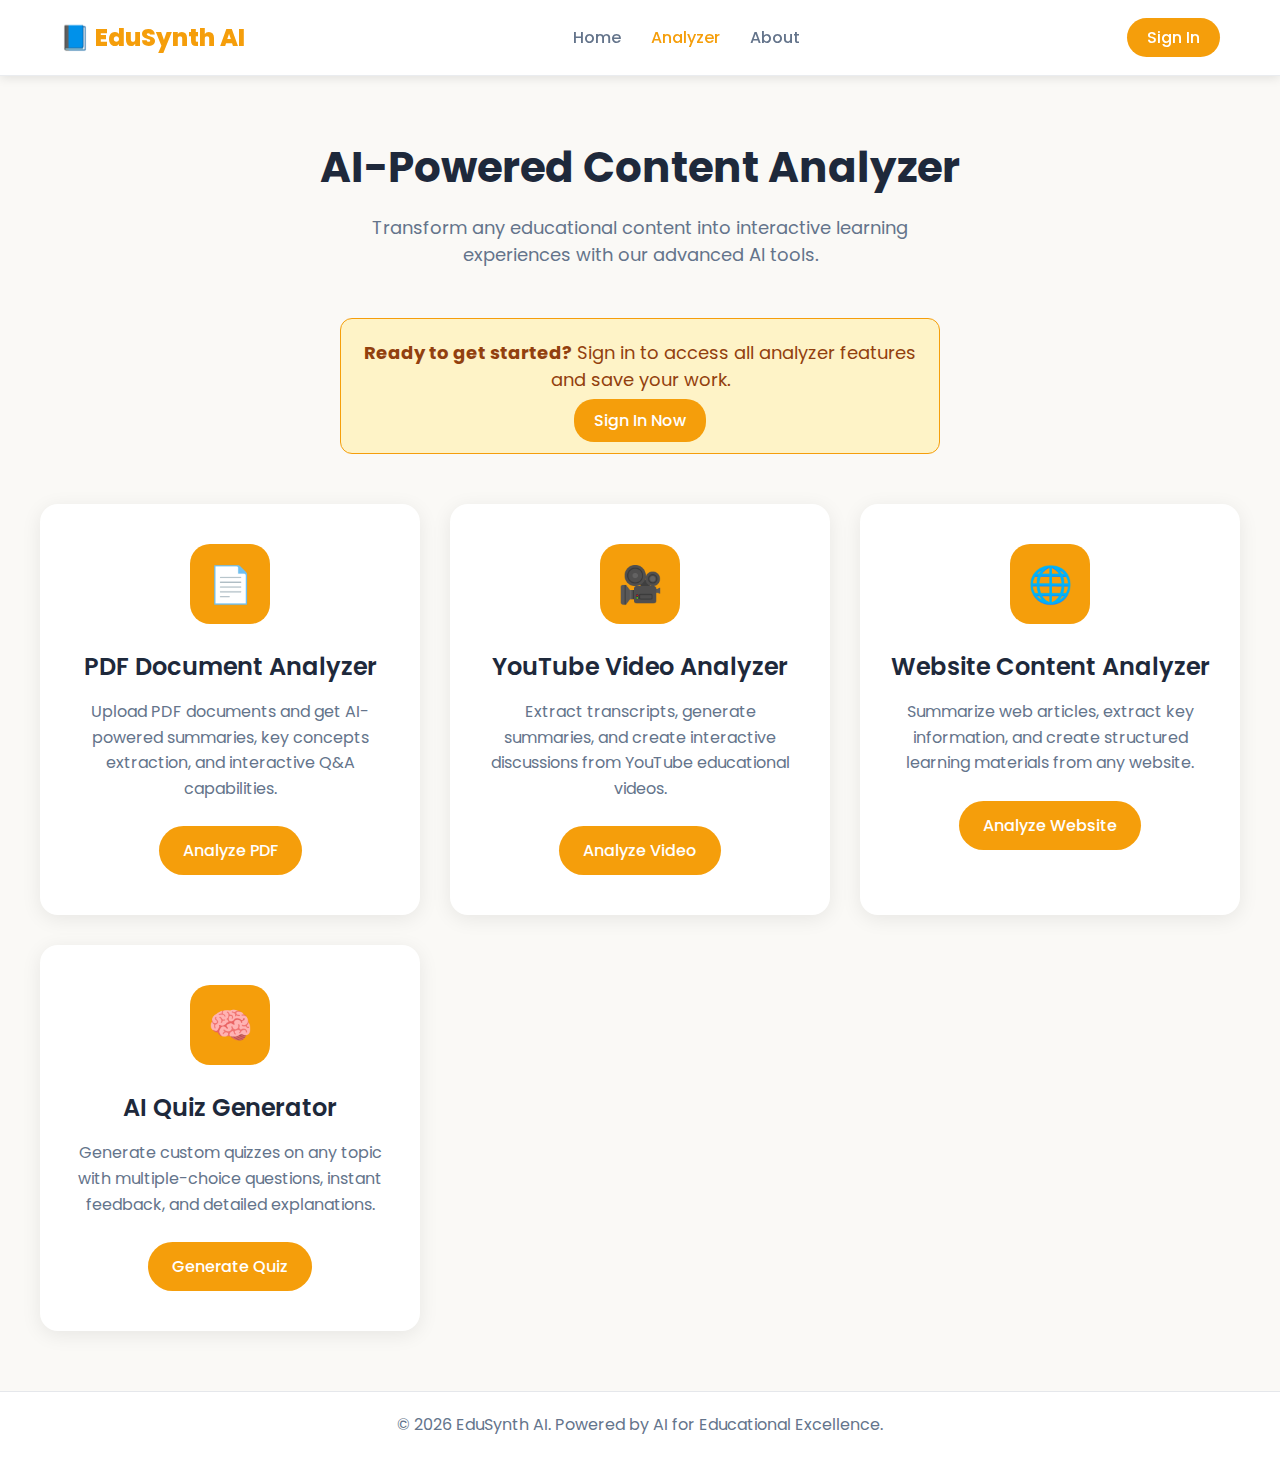
<file: templates/analyzer.html>
<!DOCTYPE html>
<html lang="en">
<head>
  <meta charset="UTF-8">
  <meta name="viewport" content="width=device-width, initial-scale=1.0">
  <title>AI Analyzer | EduSynth AI</title>
  <link href="https://fonts.googleapis.com/css2?family=Poppins:wght@400;500;600;700&display=swap" rel="stylesheet">
  <style>
    * {
      margin: 0;
      padding: 0;
      box-sizing: border-box;
    }

    body {
      font-family: "Poppins", sans-serif;
      background: #faf9f6;
      color: #1e293b;
      min-height: 100vh;
      display: flex;
      flex-direction: column;
    }

    /* Header */
    .header {
      background: rgba(255, 255, 255, 0.95);
      backdrop-filter: blur(10px);
      padding: 20px 0;
      border-bottom: 1px solid rgba(229, 231, 235, 0.8);
      box-shadow: 0 2px 10px rgba(0,0,0,0.1);
      position: sticky;
      top: 0;
      z-index: 1000;
    }

    .header-content {
      max-width: 1200px;
      margin: 0 auto;
      display: flex;
      justify-content: space-between;
      align-items: center;
      padding: 0 20px;
    }

    .logo {
      font-size: 24px;
      font-weight: 800;
      color: #f59e0b;
      text-decoration: none;
    }

    .nav-links {
      display: flex;
      gap: 30px;
    }

    .nav-links a {
      color: #64748b;
      text-decoration: none;
      font-weight: 500;
      transition: color 0.3s ease;
    }

    .nav-links a:hover,
    .nav-links a.active {
      color: #f59e0b;
    }

    .signin {
      text-decoration: none;
      color: white;
      font-weight: 500;
      padding: 8px 20px;
      border-radius: 20px;
      background: #f59e0b;
      transition: all 0.3s ease;
    }

    .signin:hover {
      background-color: #d97706;
      transform: translateY(-2px);
    }

    /* Main Content */
    .main-content {
      flex: 1;
      padding: 60px 20px;
    }

    .analyzer-section {
      max-width: 1200px;
      margin: 0 auto;
      text-align: center;
    }

    .analyzer-section h1 {
      font-size: 42px;
      font-weight: 700;
      margin-bottom: 15px;
      color: #1e293b;
    }

    .analyzer-section p {
      font-size: 18px;
      color: #64748b;
      margin-bottom: 50px;
      max-width: 600px;
      margin-left: auto;
      margin-right: auto;
    }

    .features-grid {
      display: grid;
      grid-template-columns: repeat(auto-fit, minmax(300px, 1fr));
      gap: 30px;
      margin-top: 50px;
    }

    .feature-card {
      background: white;
      border-radius: 18px;
      padding: 40px 30px;
      text-align: center;
      box-shadow: 0 4px 20px rgba(0,0,0,0.08);
      transition: all 0.3s ease;
      cursor: pointer;
    }

    .feature-card:hover {
      transform: translateY(-8px);
      box-shadow: 0 8px 30px rgba(245, 158, 11, 0.2);
      border: 2px solid #f59e0b;
    }

    .feature-icon {
      width: 80px;
      height: 80px;
      background: #f59e0b;
      border-radius: 20px;
      display: flex;
      align-items: center;
      justify-content: center;
      font-size: 36px;
      margin: 0 auto 25px;
      color: white;
    }

    .feature-card h3 {
      font-size: 24px;
      font-weight: 600;
      margin-bottom: 15px;
      color: #1e293b;
    }

    .feature-card p {
      font-size: 16px;
      color: #64748b;
      line-height: 1.6;
      margin-bottom: 25px;
    }

    .feature-btn {
      background: #f59e0b;
      color: white;
      padding: 12px 24px;
      border: none;
      border-radius: 25px;
      font-size: 16px;
      font-weight: 500;
      cursor: pointer;
      transition: all 0.3s ease;
      text-decoration: none;
      display: inline-block;
    }

    .feature-btn:hover {
      background: #d97706;
      transform: translateY(-2px);
    }

    .login-notice {
      background: #fef3c7;
      border: 1px solid #f59e0b;
      border-radius: 12px;
      padding: 20px;
      margin: 40px auto;
      max-width: 600px;
      text-align: center;
    }

    .login-notice p {
      color: #92400e;
      margin-bottom: 15px;
    }

    .login-notice a {
      background: #f59e0b;
      color: white;
      padding: 10px 20px;
      border-radius: 20px;
      text-decoration: none;
      font-weight: 500;
      transition: all 0.3s ease;
    }

    .login-notice a:hover {
      background: #d97706;
    }

    /* Footer */
    .footer {
      background: #ffffff;
      padding: 20px 0;
      border-top: 1px solid #e5e7eb;
      margin-top: auto;
    }

    .footer-content {
      max-width: 1200px;
      margin: 0 auto;
      text-align: center;
      color: #64748b;
      padding: 0 20px;
    }

    /* Responsive */
    @media (max-width: 768px) {
      .header-content {
        padding: 0 15px;
      }
      
      .nav-links {
        display: none;
      }
      
      .logo {
        font-size: 20px;
      }
      
      .analyzer-section h1 {
        font-size: 32px;
      }
      
      .analyzer-section p {
        font-size: 16px;
        padding: 0 10px;
      }
      
      .features-grid {
        grid-template-columns: 1fr;
        gap: 20px;
      }
      
      .feature-card {
        padding: 30px 20px;
      }
      
      .feature-icon {
        width: 60px;
        height: 60px;
        font-size: 28px;
      }
      
      .feature-card h3 {
        font-size: 20px;
      }
    }
  </style>
</head>
<body>

<!-- Header -->
<header class="header">
  <div class="header-content">
    <a href="/" class="logo">📘 EduSynth AI</a>
    <nav class="nav-links">
      <a href="/">Home</a>
      <a href="/analyzer" class="active">Analyzer</a>
      <a href="/about">About</a>
    </nav>
    <div class="nav-actions">
      <a href="/login" class="signin">Sign In</a>
    </div>
  </div>
</header>

<!-- Main Content -->
<main class="main-content">
  <div class="analyzer-section">
    <h1>AI-Powered Content Analyzer</h1>
    <p>Transform any educational content into interactive learning experiences with our advanced AI tools.</p>

    <div class="login-notice">
      <p><strong>Ready to get started?</strong> Sign in to access all analyzer features and save your work.</p>
      <a href="/login">Sign In Now</a>
    </div>

    <div class="features-grid">
      <div class="feature-card" onclick="redirectToLogin('document')">
        <div class="feature-icon">📄</div>
        <h3>PDF Document Analyzer</h3>
        <p>Upload PDF documents and get AI-powered summaries, key concepts extraction, and interactive Q&A capabilities.</p>
        <a href="#" class="feature-btn">Analyze PDF</a>
      </div>

      <div class="feature-card" onclick="redirectToLogin('youtube')">
        <div class="feature-icon">🎥</div>
        <h3>YouTube Video Analyzer</h3>
        <p>Extract transcripts, generate summaries, and create interactive discussions from YouTube educational videos.</p>
        <a href="#" class="feature-btn">Analyze Video</a>
      </div>

      <div class="feature-card" onclick="redirectToLogin('webpages')">
        <div class="feature-icon">🌐</div>
        <h3>Website Content Analyzer</h3>
        <p>Summarize web articles, extract key information, and create structured learning materials from any website.</p>
        <a href="#" class="feature-btn">Analyze Website</a>
      </div>

      <div class="feature-card" onclick="redirectToLogin('quiz')">
        <div class="feature-icon">🧠</div>
        <h3>AI Quiz Generator</h3>
        <p>Generate custom quizzes on any topic with multiple-choice questions, instant feedback, and detailed explanations.</p>
        <a href="#" class="feature-btn">Generate Quiz</a>
      </div>
    </div>
  </div>
</main>

<!-- Footer -->
<footer class="footer">
  <div class="footer-content">
    <p>&copy; 2026 EduSynth AI. Powered by AI for Educational Excellence.</p>
  </div>
</footer>

<script>
function redirectToLogin(feature) {
  // Store the intended feature in sessionStorage
  sessionStorage.setItem('intendedFeature', feature);
  // Redirect to login
  window.location.href = '/login';
}
</script>

</body>
</html>
</file>
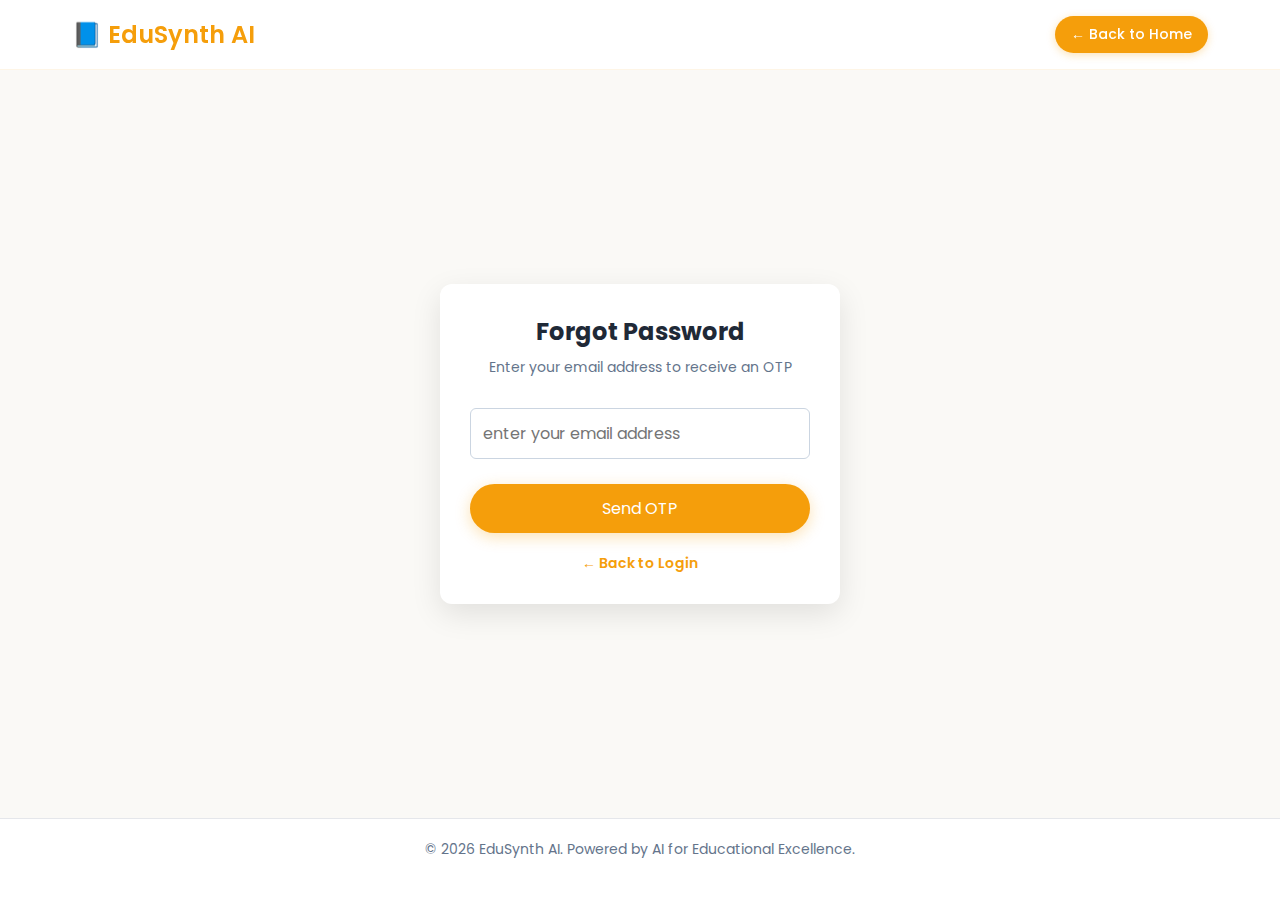
<file: templates/forget.html>
<!DOCTYPE html>
<html lang="en">
<head>
    <meta charset="UTF-8">
    <meta name="viewport" content="width=device-width, initial-scale=1.0">
    <title>Forgot Password | EduSynth AI</title>
    <link href="https://fonts.googleapis.com/css2?family=Poppins:wght@400;500;600&display=swap" rel="stylesheet">
    <style>
        * {
            margin: 0;
            padding: 0;
            box-sizing: border-box;
            font-family: "Poppins", sans-serif;
        }

        body {
            min-height: 100vh;
            display: flex;
            flex-direction: column;
            background: #faf9f6;
        }

        /* Header */
        .header {
            background: rgba(255, 255, 255, 0.95);
            backdrop-filter: blur(10px);
            border-bottom: 1px solid rgba(245, 158, 11, 0.1);
            z-index: 1000;
            padding: 1rem 0;
        }

        .nav-container {
            max-width: 1200px;
            margin: 0 auto;
            padding: 0 2rem;
            display: flex;
            justify-content: space-between;
            align-items: center;
        }

        .logo {
            font-size: 1.5rem;
            font-weight: 600;
            color: #f59e0b;
            text-decoration: none;
        }

        .back-btn {
            display: inline-block;
            padding: 8px 16px;
            background: #f59e0b;
            color: white;
            text-decoration: none;
            border-radius: 20px;
            font-size: 14px;
            font-weight: 500;
            transition: all 0.3s ease;
            box-shadow: 0 2px 8px rgba(245, 158, 11, 0.3);
        }

        .back-btn:hover {
            background: #d97706;
            transform: translateY(-2px);
            box-shadow: 0 4px 12px rgba(245, 158, 11, 0.4);
        }

        /* Main Content */
        .main-content {
            flex: 1;
            display: flex;
            justify-content: center;
            align-items: center;
            padding: 2rem;
        }

        .container {
            width: 400px;
            background: #ffffff;
            padding: 30px;
            border-radius: 12px;
            box-shadow: 0 10px 30px rgba(0,0,0,0.1);
            text-align: center;
        }

        .step {
            display: none;
        }

        .step.active {
            display: block;
        }

        h2 {
            margin-bottom: 8px;
            color: #1f2937;
        }

        p {
            color: #64748b;
            margin-bottom: 20px;
            font-size: 14px;
        }

        input {
            width: 100%;
            padding: 12px;
            margin: 10px 0;
            border: 1px solid #cbd5e1;
            border-radius: 6px;
            outline: none;
            font-size: 16px;
        }

        input:hover, input:focus {
            border: 2px solid #f59e0b;
        }

        input[type="email"] {
            text-transform: lowercase;
        }

        button {
            width: 100%;
            padding: 12px;
            background: #f59e0b;
            color: white;
            border: none;
            border-radius: 25px;
            font-size: 16px;
            cursor: pointer;
            margin-top: 15px;
            transition: all 0.3s ease;
            box-shadow: 0 4px 15px rgba(245, 158, 11, 0.3);
        }

        button:hover {
            background: #d97706;
            font-weight: bold;
            transform: translateY(-2px);
            box-shadow: 0 6px 20px rgba(245, 158, 11, 0.4);
        }

        button:disabled {
            background: #9ca3af;
            cursor: not-allowed;
        }

        .message {
            text-align: center;
            margin: 15px 0;
            padding: 10px;
            border-radius: 6px;
            font-size: 14px;
        }

        .success {
            background: #dcfce7;
            color: #166534;
            border: 1px solid #bbf7d0;
        }

        .error {
            background: #fef2f2;
            color: #dc2626;
            border: 1px solid #fecaca;
        }

        .back-link {
            margin-top: 20px;
            font-size: 14px;
        }

        .back-link a {
            color: #f59e0b;
            text-decoration: none;
            font-weight: 600;
        }

        .back-link a:hover {
            text-decoration: underline;
        }

        .otp-input {
            text-align: center;
            font-size: 18px;
            letter-spacing: 2px;
        }

        /* Footer */
        .footer {
            background: #ffffff;
            padding: 20px 0;
            border-top: 1px solid #e5e7eb;
            margin-top: auto;
        }

        .footer-container {
            max-width: 1200px;
            margin: 0 auto;
            text-align: center;
            color: #64748b;
            padding: 0 20px;
        }
        /* Responsive */
        @media (max-width: 768px) {
            .nav-container {
                padding: 0 1rem;
            }
            
            .logo {
                font-size: 1.2rem;
            }
            
            .back-btn {
                padding: 6px 12px;
                font-size: 12px;
            }
            
            .main-content {
                padding: 1rem;
            }
            
            .container {
                width: 100%;
                max-width: 350px;
                padding: 25px 20px;
            }
            
            h2 {
                font-size: 1.5rem;
            }
            
            input {
                padding: 14px 12px;
                font-size: 16px;
            }
            
            button {
                padding: 14px;
                font-size: 16px;
            }
            
            .otp-input {
                font-size: 20px;
                letter-spacing: 3px;
            }
        }
        
        @media (max-width: 480px) {
            .container {
                max-width: 320px;
                padding: 20px 15px;
            }
            
            h2 {
                font-size: 1.3rem;
            }
            
            p {
                font-size: 13px;
            }
            
            .otp-input {
                font-size: 18px;
                letter-spacing: 2px;
            }
        }
    </style>
</head>
<body>

<!-- Header -->
<header class="header">
  <div class="nav-container">
    <a href="/" class="logo">📘 EduSynth AI</a>
    <a href="/" class="back-btn">← Back to Home</a>
  </div>
</header>

<main class="main-content">
<div class="container">
    <div id="message"></div>

    <!-- STEP 1: Enter Email -->
    <div id="step1" class="step active">
        <h2>Forgot Password</h2>
        <p>Enter your email address to receive an OTP</p>
        <input type="email" id="email" placeholder="Enter your email address" oninput="this.value = this.value.toLowerCase()" required>
        <button onclick="sendOTP()">Send OTP</button>
        <div class="back-link">
            <a href="/login">← Back to Login</a>
        </div>
    </div>

    <!-- STEP 2: Verify OTP -->
    <div id="step2" class="step">
        <h2>Verify OTP</h2>
        <p>Enter the 6-digit OTP sent to your email</p>
        <input type="text" id="otp" class="otp-input" maxlength="6" placeholder="000000" required>
        <button onclick="verifyOTP()">Verify OTP</button>
        <div class="back-link">
            <a href="#" onclick="showStep('step1')">← Change Email</a>
        </div>
    </div>

    <!-- STEP 3: Reset Password -->
    <div id="step3" class="step">
        <h2>Reset Password</h2>
        <p>Enter your new password</p>
        <input type="password" 
               id="newpass" 
               placeholder="New Password" 
               pattern="(?=.*[a-z])(?=.*[A-Z])(?=.*\d)(?=.*[@$!%*?&])[A-Za-z\d@$!%*?&]{6,}"
               title="Password must be at least 6 characters with uppercase, lowercase, number and symbol"
               required>
        <input type="password" id="confpass" placeholder="Confirm New Password" required>
        <button onclick="resetPassword()">Update Password</button>
    </div>
</div>
</main>

<!-- Footer -->
<footer class="footer">
  <div class="footer-container">
    <p>&copy; 2026 EduSynth AI. Powered by AI for Educational Excellence.</p>
  </div>
</footer>

<script>
// Switch between steps
function showStep(stepId) {
    document.querySelectorAll('.step').forEach(step => step.classList.remove('active'));
    document.getElementById(stepId).classList.add('active');
}

// Show messages
function showMessage(text, type = 'success') {
    const messageDiv = document.getElementById('message');
    messageDiv.innerHTML = `<div class="message ${type}">${text}</div>`;
    setTimeout(() => messageDiv.innerHTML = '', 5000);
}

// STEP 1: Send OTP
function sendOTP() {
    const email = document.getElementById('email').value.trim();
    
    if (!email) {
        showMessage('Please enter your email address', 'error');
        return;
    }

    const emailRegex = /^[^\s@]+@[^\s@]+\.[^\s@]+$/;
    if (!emailRegex.test(email)) {
        showMessage('Please enter a valid email address', 'error');
        return;
    }

    fetch('/forgot', {
        method: 'POST',
        headers: { 'Content-Type': 'application/json' },
        body: JSON.stringify({ email: email })
    })
    .then(res => res.json())
    .then(data => {
        if (data.success) {
            showMessage(data.message, 'success');
            showStep('step2');
        } else {
            showMessage(data.message, 'error');
        }
    })
    .catch(error => {
        showMessage('Network error. Please try again.', 'error');
    });
}

// STEP 2: Verify OTP
function verifyOTP() {
    const otp = document.getElementById('otp').value.trim();
    
    if (!otp || otp.length !== 6) {
        showMessage('Please enter a valid 6-digit OTP', 'error');
        return;
    }

    fetch('/verify', {
        method: 'POST',
        headers: { 'Content-Type': 'application/json' },
        body: JSON.stringify({ otp: otp })
    })
    .then(res => res.json())
    .then(data => {
        if (data.success) {
            showMessage(data.message, 'success');
            showStep('step3');
        } else {
            showMessage(data.message, 'error');
        }
    })
    .catch(error => {
        showMessage('Network error. Please try again.', 'error');
    });
}

// STEP 3: Reset Password
function resetPassword() {
    const newPassword = document.getElementById('newpass').value;
    const confirmPassword = document.getElementById('confpass').value;
    
    if (!newPassword || !confirmPassword) {
        showMessage('Please fill in both password fields', 'error');
        return;
    }
    
    if (newPassword !== confirmPassword) {
        showMessage('Passwords do not match', 'error');
        return;
    }
    
    const passwordRegex = /(?=.*[a-z])(?=.*[A-Z])(?=.*\d)(?=.*[@$!%*?&])[A-Za-z\d@$!%*?&]{6,}/;
    if (!passwordRegex.test(newPassword)) {
        showMessage('Password must be at least 6 characters with uppercase, lowercase, number and symbol', 'error');
        return;
    }

    fetch('/reset-password', {
        method: 'POST',
        headers: { 'Content-Type': 'application/json' },
        body: JSON.stringify({ password: newPassword })
    })
    .then(res => res.json())
    .then(data => {
        if (data.success) {
            showMessage('Password updated successfully! Redirecting to login...', 'success');
            setTimeout(() => {
                window.location.href = '/login';
            }, 2000);
        } else {
            showMessage(data.message, 'error');
        }
    })
    .catch(error => {
        showMessage('Network error. Please try again.', 'error');
    });
}
</script>

</body>
</html>
</file>
